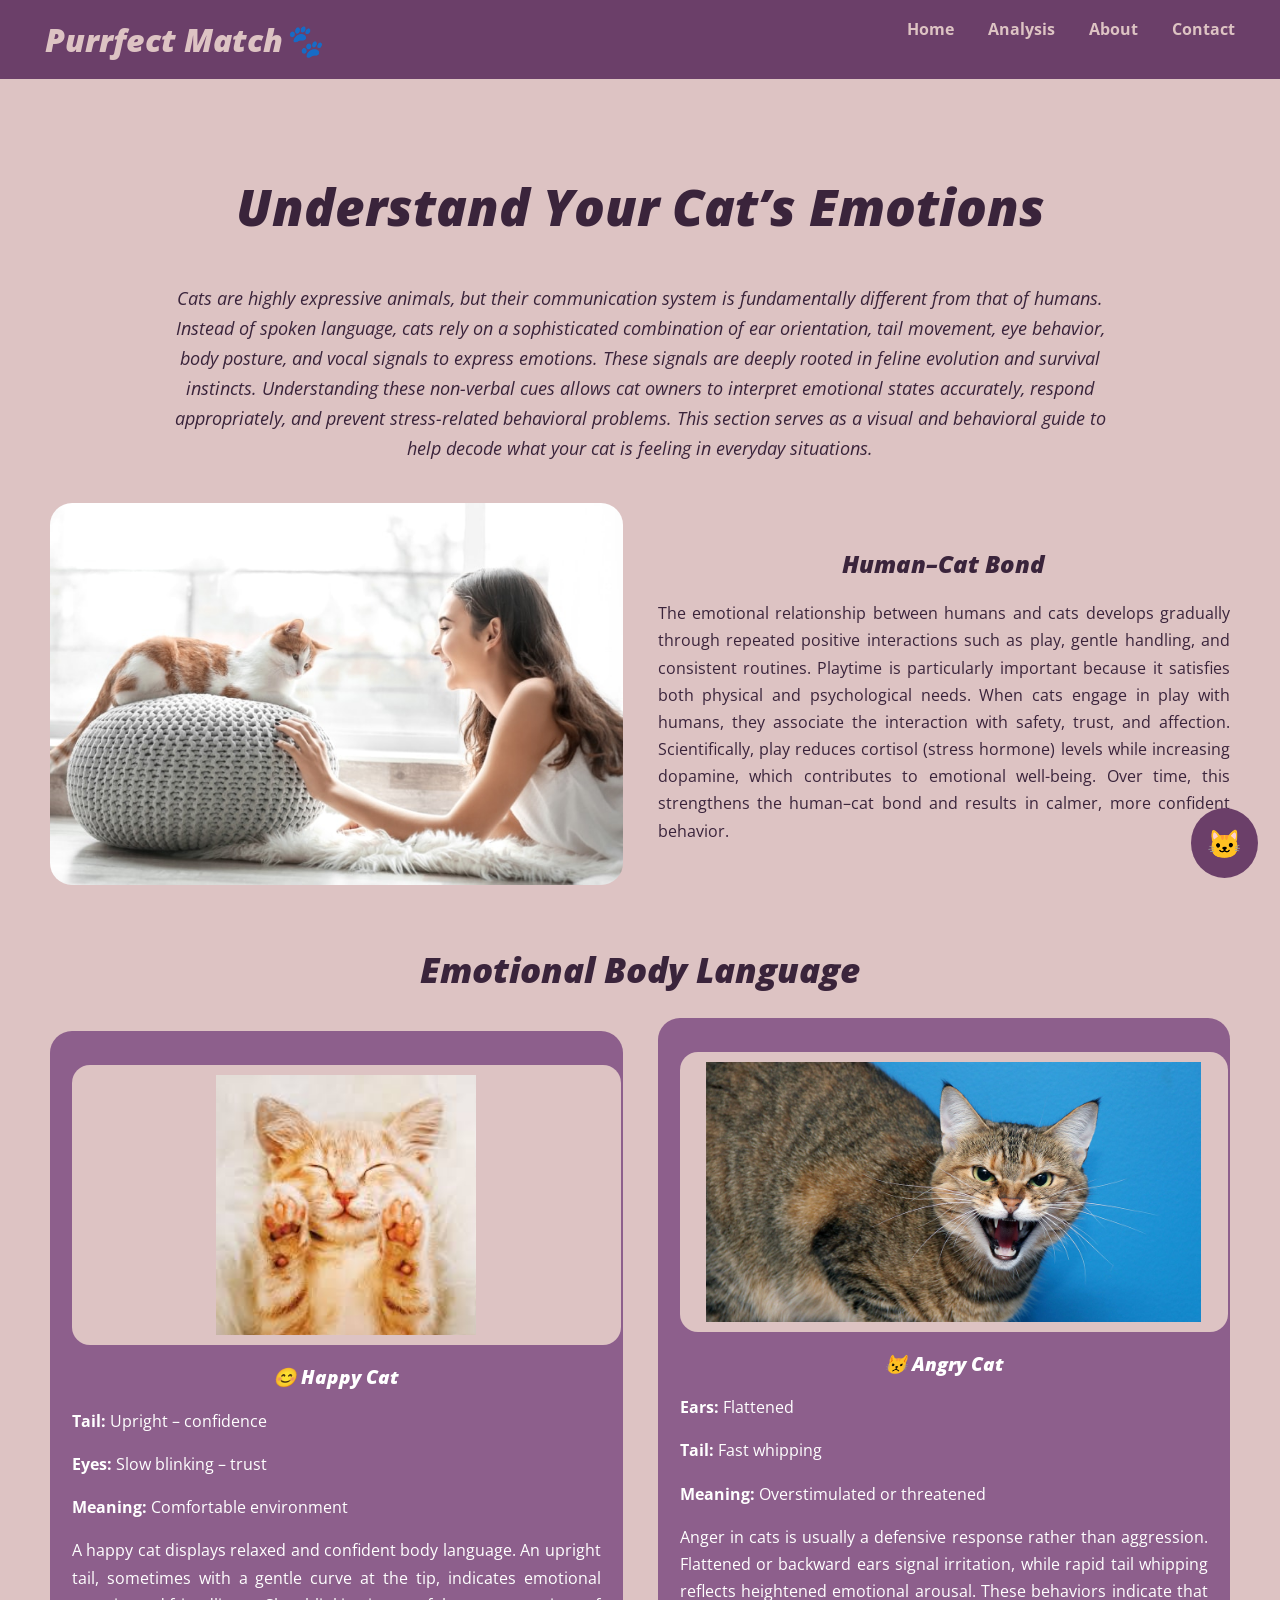
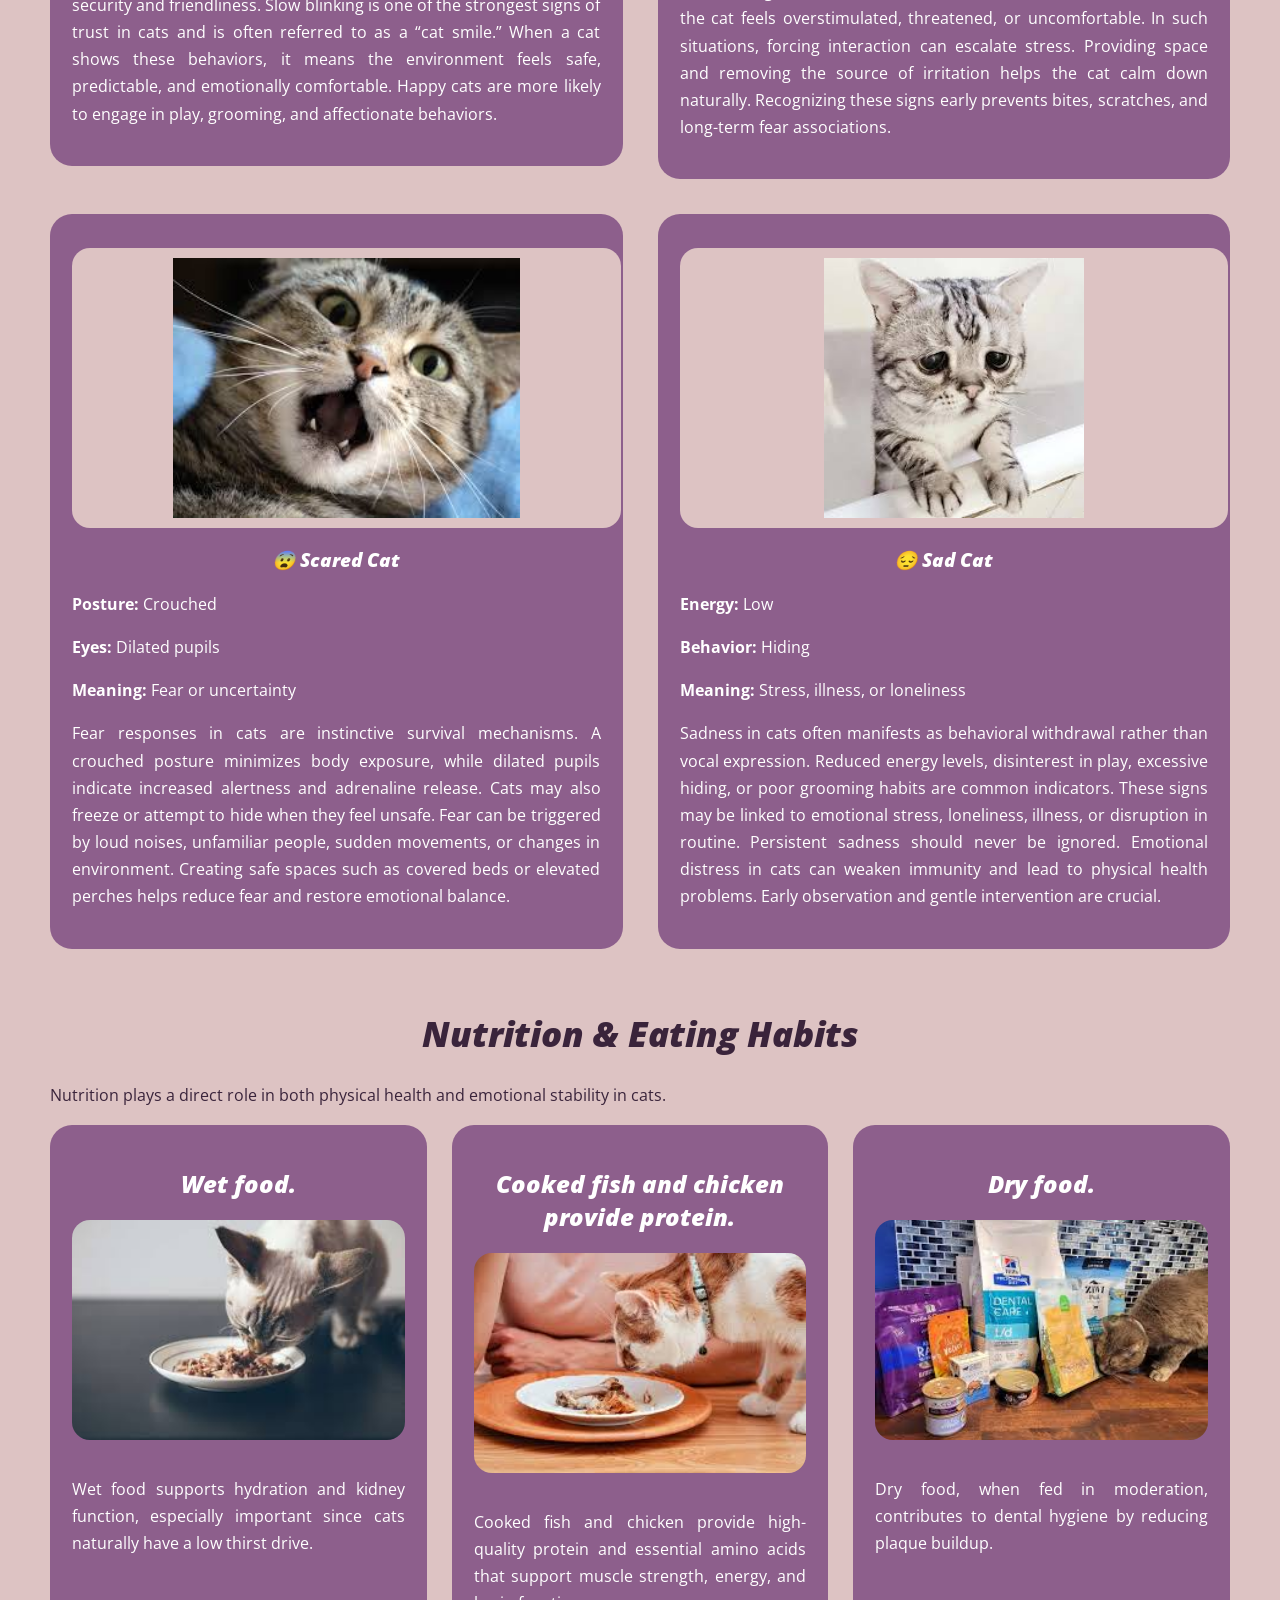
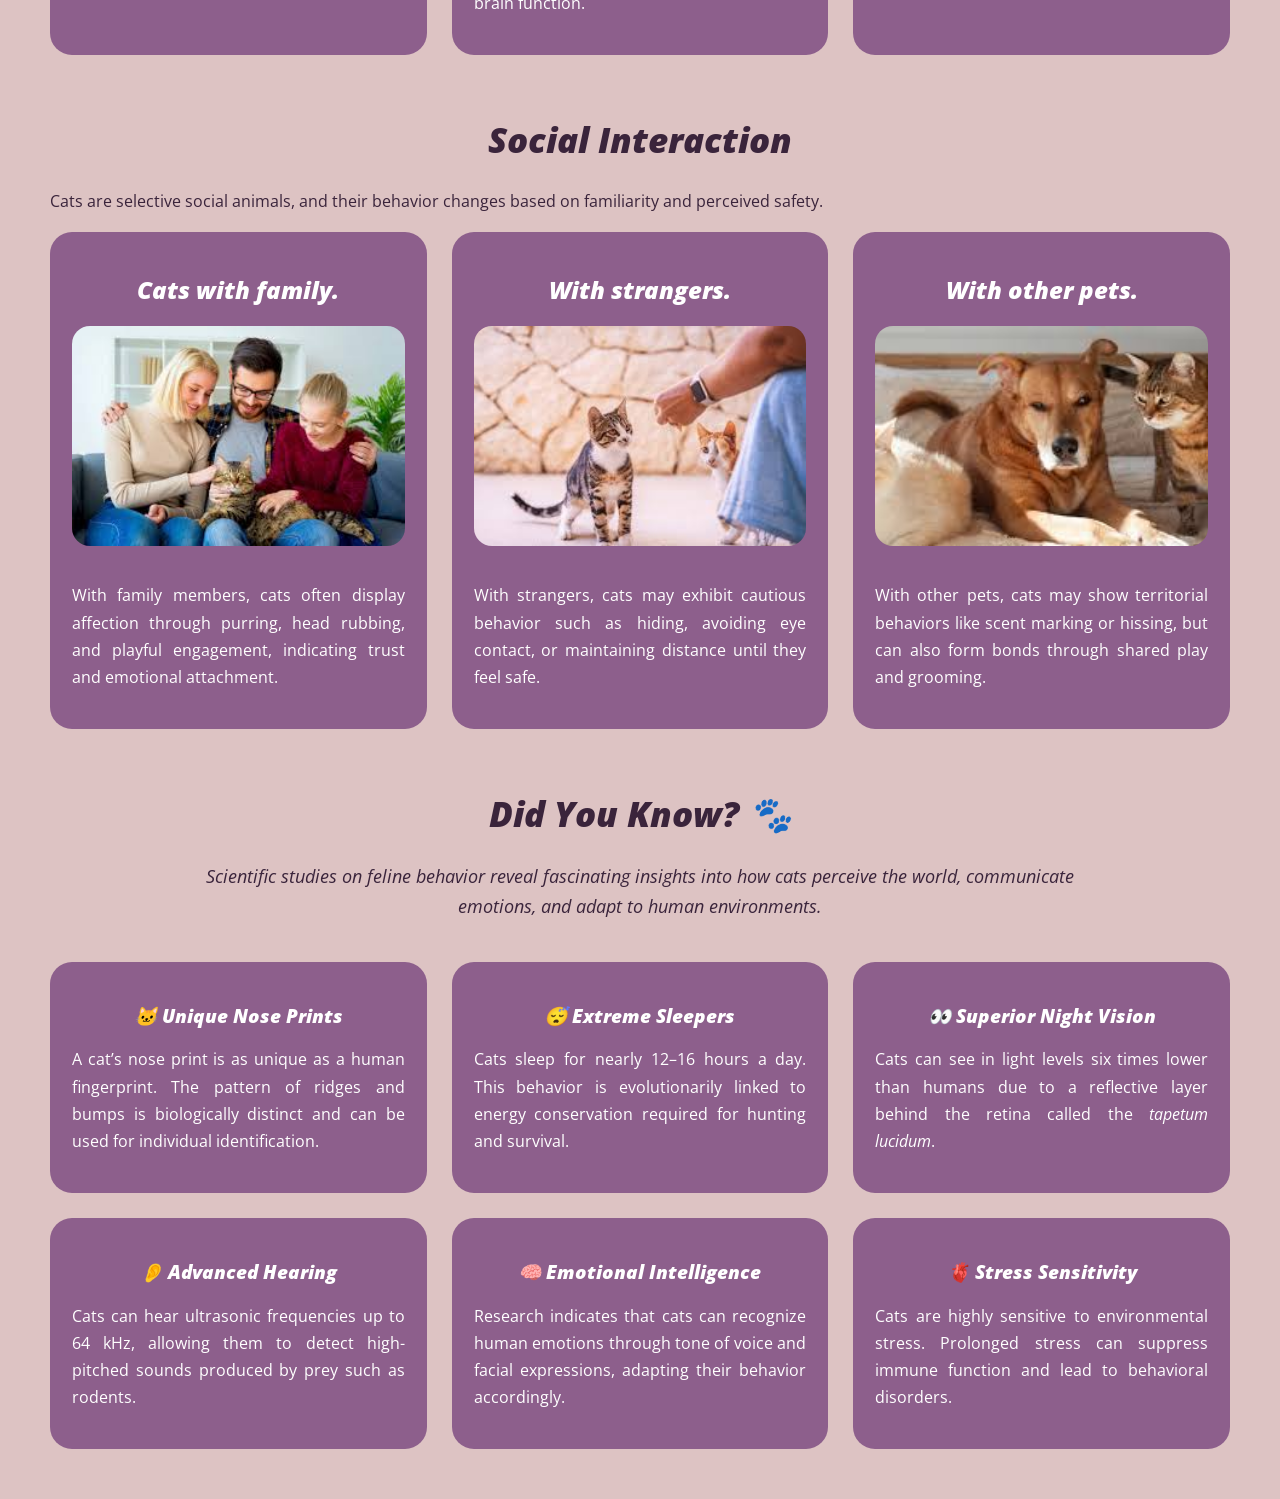
<file: index.html>
<!DOCTYPE html>
<html lang="en">

<head>
  <meta charset="UTF-8">
  <title>Purrfect Match 🐾</title>

  <link rel="stylesheet" href="/static/css/style.css">
  <link href="https://fonts.googleapis.com/css2?family=Nunito:wght@700;900&family=Open+Sans&display=swap"
    rel="stylesheet">
  <script src="/static/js/script.js" defer></script>
</head>

<body>

  <!-- HEADER -->
  <header class="navbar">
    <div class="logo">Purrfect Match🐾</div>
    <nav>
      <a onclick="showPage('home')">Home</a>
      <a onclick="showPage('analysis')">Analysis</a>
      <a onclick="showPage('about')">About</a>
      <a onclick="showPage('contact')">Contact</a>
    </nav>
  </header>

  <!-- HOME -->
  <section id="home" class="page">

    <h1 class="cute-title">Understand Your Cat’s Emotions</h1>
    <p class="subtitle">
      Cats are highly expressive animals, but their communication system is fundamentally different from that of humans.
      Instead of spoken language, cats rely on a sophisticated combination of ear orientation, tail movement, eye
      behavior, body posture, and vocal signals to express emotions. These signals are deeply rooted in feline evolution
      and survival instincts.

      Understanding these non-verbal cues allows cat owners to interpret emotional states accurately, respond
      appropriately, and prevent stress-related behavioral problems. This section serves as a visual and behavioral
      guide to help decode what your cat is feeling in everyday situations.
    </p>

    <!-- HERO SIDE-BY-SIDE -->
    <div class="two-col">
      <img src="/static/image/young-cat-owner-playing-with-her-pet-at-home_Africa-Studio_Shutterstock.jpeg"
        class="hero-cat">
      <div>
        <h2>Human–Cat Bond</h2>
        <p>
          The emotional relationship between humans and cats develops gradually through repeated positive interactions
          such as play, gentle handling, and consistent routines. Playtime is particularly important because it
          satisfies both physical and psychological needs.

          When cats engage in play with humans, they associate the interaction with safety, trust, and affection.
          Scientifically, play reduces cortisol (stress hormone) levels while increasing dopamine, which contributes to
          emotional well-being. Over time, this strengthens the human–cat bond and results in calmer, more confident
          behavior.
        </p>
      </div>
    </div>

    <!-- EMOTIONS -->
    <h2 class="section-title">Emotional Body Language</h2>

    <div class="grid-2">

      <div class="card">
        <img src="/static/image/images.jpg" class="care-img">
        <div>
          <h3>😊 Happy Cat</h3>
          <p><b>Tail:</b> Upright – confidence</p>
          <p><b>Eyes:</b> Slow blinking – trust</p>
          <p><b>Meaning:</b> Comfortable environment</p>
          <p> A happy cat displays relaxed and confident body language. An upright tail, sometimes with a gentle curve
            at the tip, indicates emotional security and friendliness. Slow blinking is one of the strongest signs of
            trust in cats and is often referred to as a “cat smile.”

            When a cat shows these behaviors, it means the environment feels safe, predictable, and emotionally
            comfortable. Happy cats are more likely to engage in play, grooming, and affectionate behaviors.</p>
        </div>
      </div>

      <div class="card">
        <img src="/static/image/upset-house-cat-101420.jpg" class="care-img">
        <div>
          <h3>😾 Angry Cat</h3>
          <p><b>Ears:</b> Flattened</p>
          <p><b>Tail:</b> Fast whipping</p>
          <p><b>Meaning:</b> Overstimulated or threatened</p>
          <p> Anger in cats is usually a defensive response rather than aggression. Flattened or backward ears signal
            irritation, while rapid tail whipping reflects heightened emotional arousal. These behaviors indicate that
            the cat feels overstimulated, threatened, or uncomfortable.

            In such situations, forcing interaction can escalate stress. Providing space and removing the source of
            irritation helps the cat calm down naturally. Recognizing these signs early prevents bites, scratches, and
            long-term fear associations.</p>
        </div>
      </div>

      <div class="card">
        <img src="/static/image/download.jpeg" class="care-img">
        <div>
          <h3>😨 Scared Cat</h3>
          <p><b>Posture:</b> Crouched</p>
          <p><b>Eyes:</b> Dilated pupils</p>
          <p><b>Meaning:</b> Fear or uncertainty</p>
          <p> Fear responses in cats are instinctive survival mechanisms. A crouched posture minimizes body exposure,
            while dilated pupils indicate increased alertness and adrenaline release. Cats may also freeze or attempt to
            hide when they feel unsafe.

            Fear can be triggered by loud noises, unfamiliar people, sudden movements, or changes in environment.
            Creating safe spaces such as covered beds or elevated perches helps reduce fear and restore emotional
            balance.</p>
        </div>
      </div>

      <div class="card">
        <img src="/static/image/download (1).jpeg" class="care-img">
        <div>
          <h3>😔 Sad Cat</h3>
          <p><b>Energy:</b> Low</p>
          <p><b>Behavior:</b> Hiding</p>
          <p><b>Meaning:</b> Stress, illness, or loneliness</p>
          <p> Sadness in cats often manifests as behavioral withdrawal rather than vocal expression. Reduced energy
            levels, disinterest in play, excessive hiding, or poor grooming habits are common indicators. These signs
            may be linked to emotional stress, loneliness, illness, or disruption in routine.

            Persistent sadness should never be ignored. Emotional distress in cats can weaken immunity and lead to
            physical health problems. Early observation and gentle intervention are crucial.</p>
        </div>
      </div>

    </div>

    <!-- FOOD -->
    <h2 class="section-title">Nutrition & Eating Habits</h2>
    <p> Nutrition plays a direct role in both physical health and emotional stability in cats.</p>
    <div class="grid-3">
      <div class="card">
        <h2>Wet food.</h2>
        <img src="/static/image/download (2).jpeg">
        <p> Wet food supports hydration and kidney function, especially important since cats naturally have a low thirst
          drive.</p>
      </div>
      <div class="card">
        <h2>Cooked fish and chicken provide protein.</h2>
        <img src="/static/image/download (3).jpeg">
        <p> Cooked fish and chicken provide high-quality protein and essential amino acids that support muscle strength,
          energy, and brain function.</p>
      </div>
      <div class="card">
        <h2>Dry food.</h2>
        <img src="/static/image/download (4).jpeg">
        <p>Dry food, when fed in moderation, contributes to dental hygiene by reducing plaque buildup.</p>
      </div>
    </div>

    <!-- SOCIAL -->
    <h2 class="section-title">Social Interaction</h2>
    <p>Cats are selective social animals, and their behavior changes based on familiarity and perceived safety.
    </p>

    <div class="grid-3">
      <div class="card">
        <h2>Cats with family.</h2>
        <img src="/static/image/family.jpeg">
        <p>With family members, cats often display affection through purring, head rubbing, and playful engagement,
          indicating trust and emotional attachment.</p>
      </div>
      <div class="card">
        <h2>With strangers.</h2>
        <img src="/static/image/download (5).jpeg">
        <p>With strangers, cats may exhibit cautious behavior such as hiding, avoiding eye contact, or maintaining
          distance until they feel safe.</p>
      </div>
      <div class="card">
        <h2>With other pets.</h2>
        <img src="/static/image/download (6).jpeg">
        <p>With other pets, cats may show territorial behaviors like scent marking or hissing, but can also form bonds
          through shared play and grooming.</p>
      </div>
    </div>

    <h2 class="section-title">Did You Know? 🐾</h2>

    <p class="subtitle">
      Scientific studies on feline behavior reveal fascinating insights into how cats
      perceive the world, communicate emotions, and adapt to human environments.
    </p>

    <div class="grid-3">

      <div class="card">
        <h3>🐱 Unique Nose Prints</h3>
        <p>
          A cat’s nose print is as unique as a human fingerprint. The pattern of ridges
          and bumps is biologically distinct and can be used for individual identification.
        </p>
      </div>

      <div class="card">
        <h3>😴 Extreme Sleepers</h3>
        <p>
          Cats sleep for nearly 12–16 hours a day. This behavior is evolutionarily linked
          to energy conservation required for hunting and survival.
        </p>
      </div>

      <div class="card">
        <h3>👀 Superior Night Vision</h3>
        <p>
          Cats can see in light levels six times lower than humans due to a reflective
          layer behind the retina called the <i>tapetum lucidum</i>.
        </p>
      </div>

      <div class="card">
        <h3>👂 Advanced Hearing</h3>
        <p>
          Cats can hear ultrasonic frequencies up to 64 kHz, allowing them to detect
          high-pitched sounds produced by prey such as rodents.
        </p>
      </div>

      <div class="card">
        <h3>🧠 Emotional Intelligence</h3>
        <p>
          Research indicates that cats can recognize human emotions through tone of voice
          and facial expressions, adapting their behavior accordingly.
        </p>
      </div>

      <div class="card">
        <h3>🫀 Stress Sensitivity</h3>
        <p>
          Cats are highly sensitive to environmental stress. Prolonged stress can suppress
          immune function and lead to behavioral disorders.
        </p>
      </div>

    </div>

  </section>

  <!-- ANALYSIS -->

  <section id="analysis" class="page hidden">

    <h1>Emotion Analysis System</h1>
    <p>Upload an image or audio clip of your cat to analyze its emotional state using our advanced machine learning
      models.</p>

    <div class="grid-2">
      <div class="analysis-box">
        <h3>Image Emotion Detection</h3>
        <p> This module analyzes visual features such as facial expression, ear position, and posture from uploaded
          images. Using trained machine learning models, it predicts emotional states by identifying patterns associated
          with known behavioral cues.</p>
        <!-- Image Preview -->
        <img id="imagePreview"
          style="display:none; width:100%; max-height:220px; object-fit:contain; border-radius:12px; margin-bottom:10px;">

        <input type="file" id="imageInput" accept="image/*" onchange="previewImage()">
        <button id="imagePredictBtn" onclick="predictImage()">Predict</button>

        <p id="imageResult"></p>

      </div>

      <div class="analysis-box">
        <h3>Audio Emotion Detection</h3>
        <p>This module examines vocal characteristics such as pitch, frequency, and intensity from cat sounds. Different
          emotional states produce distinct acoustic patterns, allowing AI models to infer emotions from vocalizations.
        </p>
        <audio id="audioPreview" controls style="display:none; width:100%; margin-bottom:12px;"></audio>
        <input type="file" id="audioInput" accept="audio/*" onchange="previewAudio()">

        <button id="audioPredictBtn" onclick="predictAudio()">Predict</button>

        <p id="audioResult"></p>
      </div>
    </div>

  </section>
  <!-- ABOUT -->
  <section id="about" class="page hidden">
    <h1>Care, Prevention & Emotional Recovery</h1>

    <p class="subtitle">
      Cats experience emotions deeply but express distress silently. Preventive care,
      environmental stability, and timely emotional support play a crucial role in
      maintaining long-term feline well-being. This section explains how to prevent
      emotional imbalance and how to help cats recover when stress-related behaviors appear.
    </p>

    <!-- HAPPY CAT CARE -->
    <div class="grid-2 about-grid">
    <div class="card">
      <h2>😊 Maintaining a Happy Cat</h2>
      <img src="/static/image/download (11).jpeg" class="care-img">
      <p>
        A happy cat thrives in a predictable and emotionally secure environment.
        Maintaining consistency in feeding, play, and rest helps reinforce emotional stability.
      </p>
      <p>
        <b>Prevention:</b> Maintain daily routines, offer interactive play, provide safe
        resting spots, and respect personal boundaries.
      </p>
      <p>
        <b>Cure:</b> Continue regular play sessions, gentle affection, and positive reinforcement.
        Consistency prevents stress and behavioral changes.
      </p>
    </div>

    <!-- ANGRY CAT CARE -->
    <div class="card">
      <h2>😾 Managing Anger & Aggression</h2>
      <img src="/static/image/download (12).jpeg" class="care-img">
      <p>Anger in cats is a defensive response often triggered by overstimulation, discomfort,
        or invasion of personal space. Recognizing early signs prevents escalation.</p>
      <p><b>Prevention:</b> Learn your cat’s tolerance limits, avoid loud noises, and provide
        separate feeding or resting areas in multi-pet homes.</p>
      <p><b>Cure:</b> Stop interaction immediately, allow space, and reintroduce engagement
        slowly using toys rather than hands. Persistent aggression may require veterinary evaluation.</p>
    </div>

    <!-- SCARED CAT CARE -->
    <div class="card">
      <h2>😨 Reducing Fear & Anxiety</h2>
      <img src="/static/image/download (13).jpeg" class="care-img">
      <p>
        Fear responses are instinctive survival mechanisms triggered by unfamiliar environments,
        sounds, or individuals. A sense of control is essential for recovery.
      </p>
      <p>
        <b>Prevention:</b> Introduce changes gradually, provide hiding spaces, and avoid
        forced interactions.
      </p>
      <p>
        <b>Cure:</b> Allow hiding, speak softly, maintain routine, and use familiar scents
        to rebuild confidence. Calm environments accelerate emotional recovery.
      </p>
    </div>

    <!-- SAD CAT CARE -->
    <div class="card">
      <h2>😔 Supporting a Sad or Withdrawn Cat</h2>
      <img src="/static/image/download (14).jpeg" class="care-img">
      <p>
        Sadness often presents as withdrawal, low energy, and reduced grooming.
        These signs may be emotional or medical in origin.
      </p>
      <p>
        <b>Prevention:</b> Ensure daily interaction, mental stimulation, and avoid long
        periods of isolation.
      </p>
      <p>
        <b>Cure:</b> Increase gentle engagement, offer favorite foods, and monitor behavior.
        Persistent symptoms require veterinary consultation to rule out illness.
      </p>
    </div>
    </div>
    <!-- PLAY GAMES -->

    <h1>Play Games</h1>
    <p>Proper care and preventive measures are essential to maintaining a cat's emotional well-being. Regular veterinary
      check-ups, a balanced diet, mental stimulation, and a safe environment contribute to reducing stress and
      preventing behavioral issues.</p>

    <div class="grid-3">
      <div class="card">
        <h2>Wand Toys.</h2>
        <img src="/static/image/download (7).jpeg">
        <p> Wand toys engage a cat's natural hunting instincts, providing both physical exercise and mental stimulation,
          which are crucial for emotional health.</p>
      </div>
      <div class="card">
        <h2>Laser pointers.</h2>
        <img src="/static/image/download (8).jpeg">
        <p> Laser pointers encourage active play, helping to alleviate boredom and reduce stress-related behaviors by
          promoting exercise and focus.</p>
      </div>
      <div class="card">
        <h2>Puzzle toys.</h2>
        <img src="/static/image/download (9).jpeg">
        <p> Puzzle toys challenge a cat's problem-solving skills, enhancing cognitive function and providing a rewarding
          experience that boosts emotional well-being.</p>
      </div>
    </div>

  </section>

  <!-- CONTACT -->
  <section id="contact" class="page hidden">

    <h1>Contact</h1>
    <p>The contact section allows users to communicate feedback, ask questions, or share observations. Open
      communication increases trust, credibility, and long-term user engagement. </p>
    <p>If you have any questions or need further assistance, feel free to reach out to us!</p>
    <p>Fill out the form below to send us a message.</p>


    <div class="two-col">
      <img src="/static/image/download (10).jpeg" class="contact-cat">
      <div>
        <input placeholder="Name">
        <input placeholder="Email">
        <textarea placeholder="Message"></textarea>
        <button onclick="sendMessage()">Send</button>
      </div>
    </div>

  </section>

  <!-- CHATBOT -->
  <div class="chat-icon" onclick="toggleChat()">🐱</div>

  <div class="chat-window" id="chatWindow">
    <h3>MeowBot</h3>
    <div id="chatBox"></div>
    <input id="chatInput">
    <button onclick="sendChat()">Send</button>
  </div>

</body>

</html>
</file>
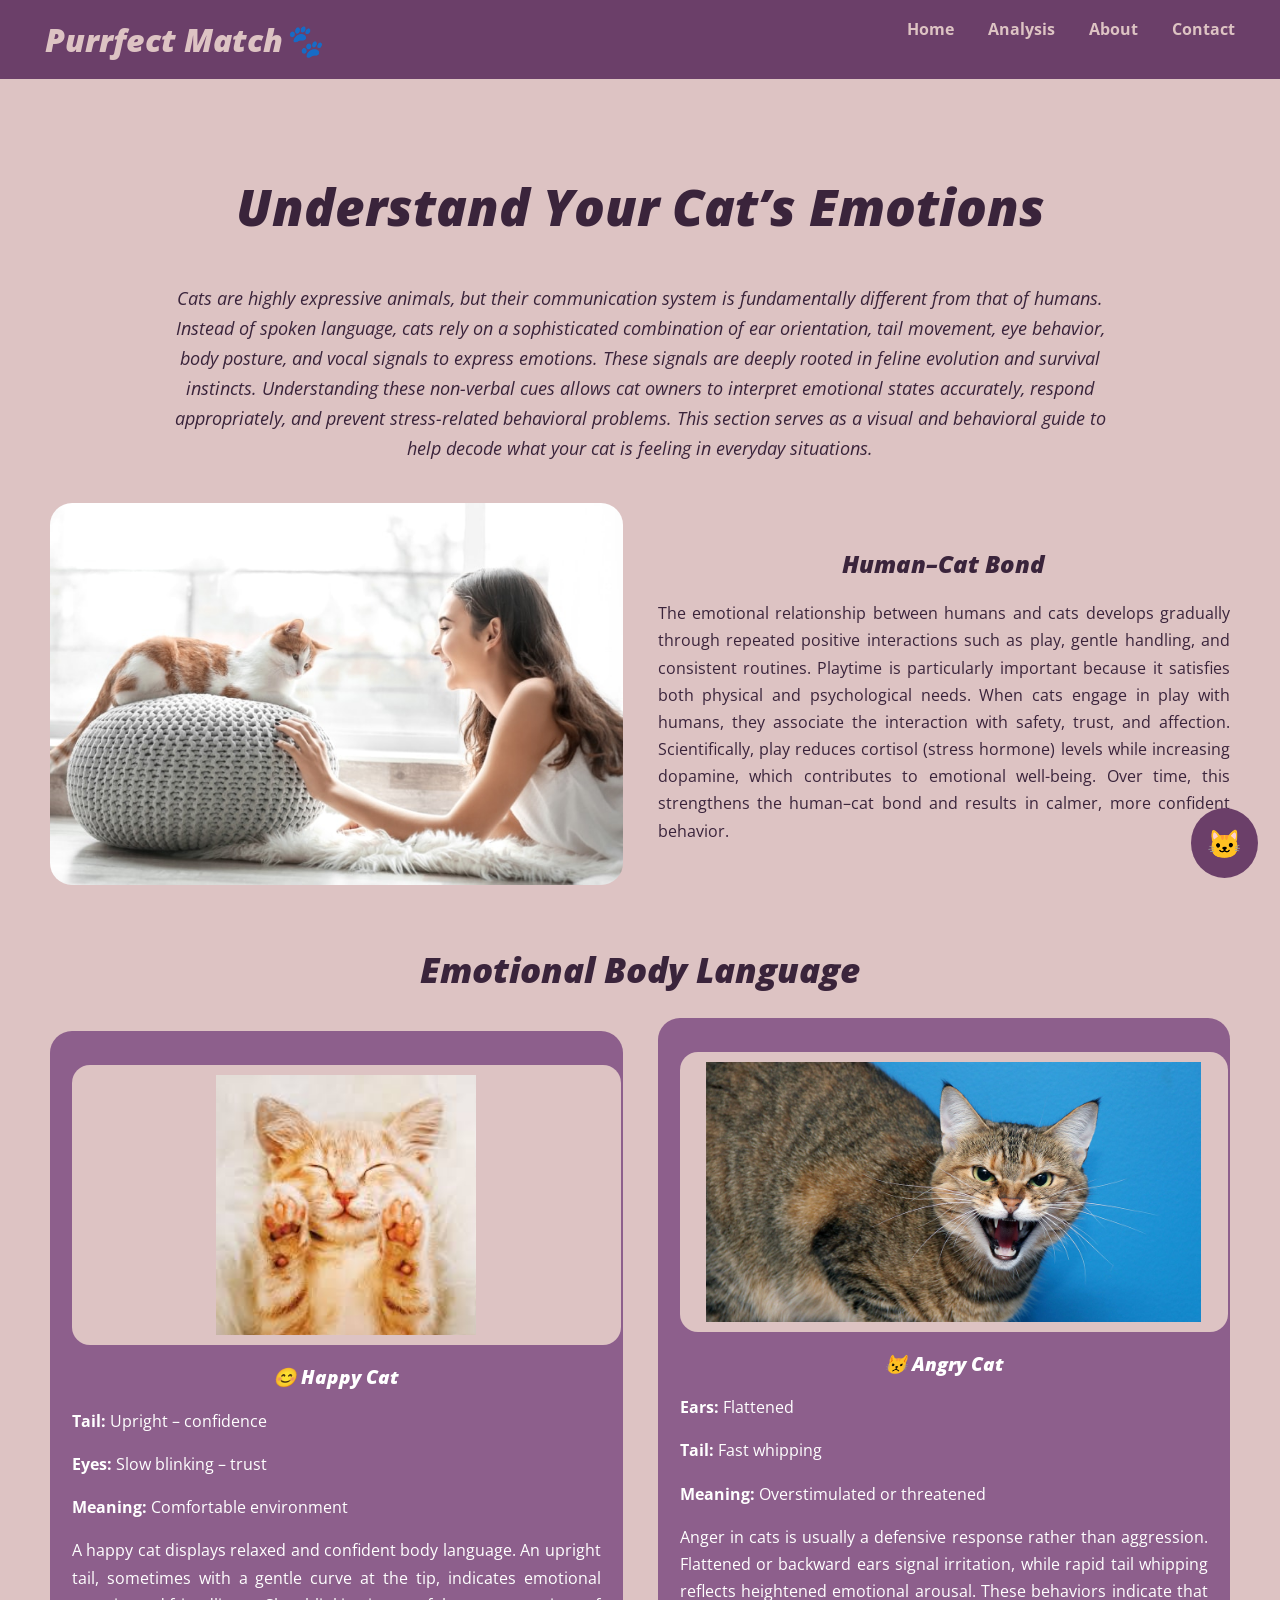
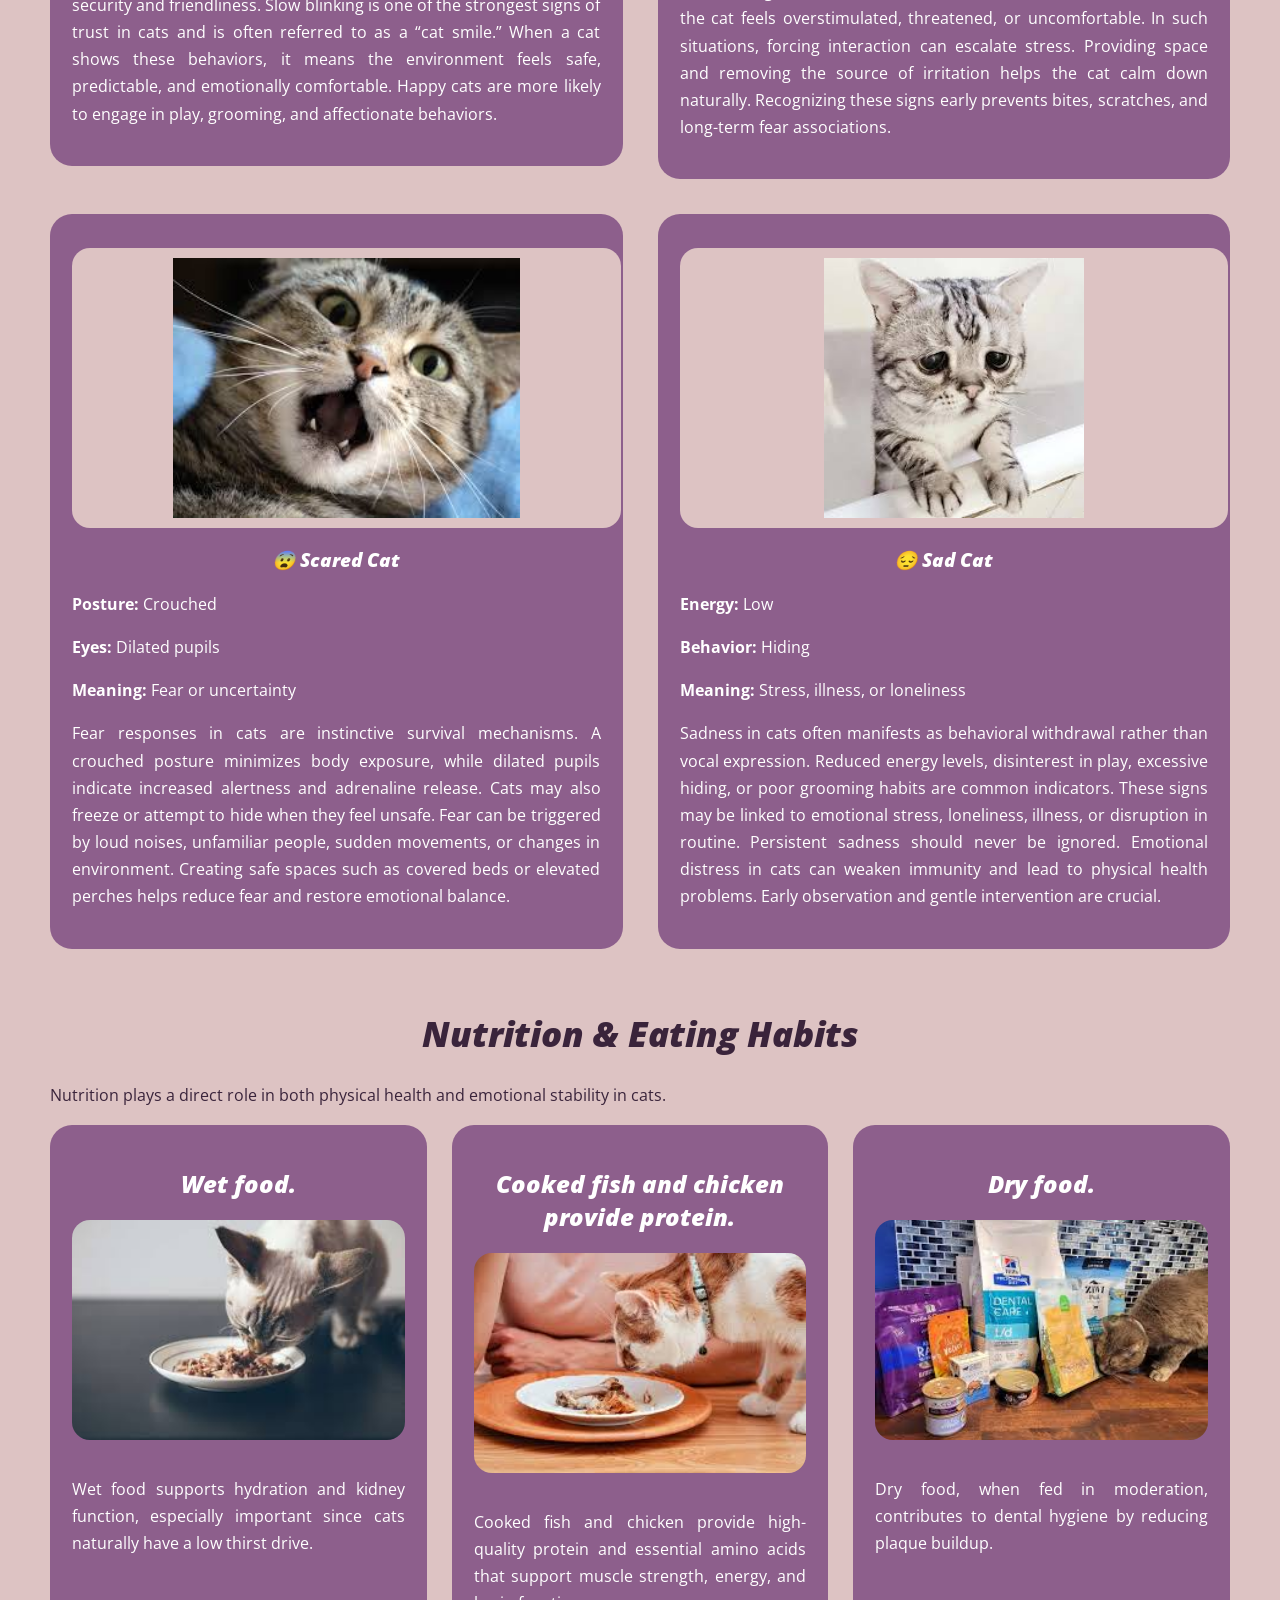
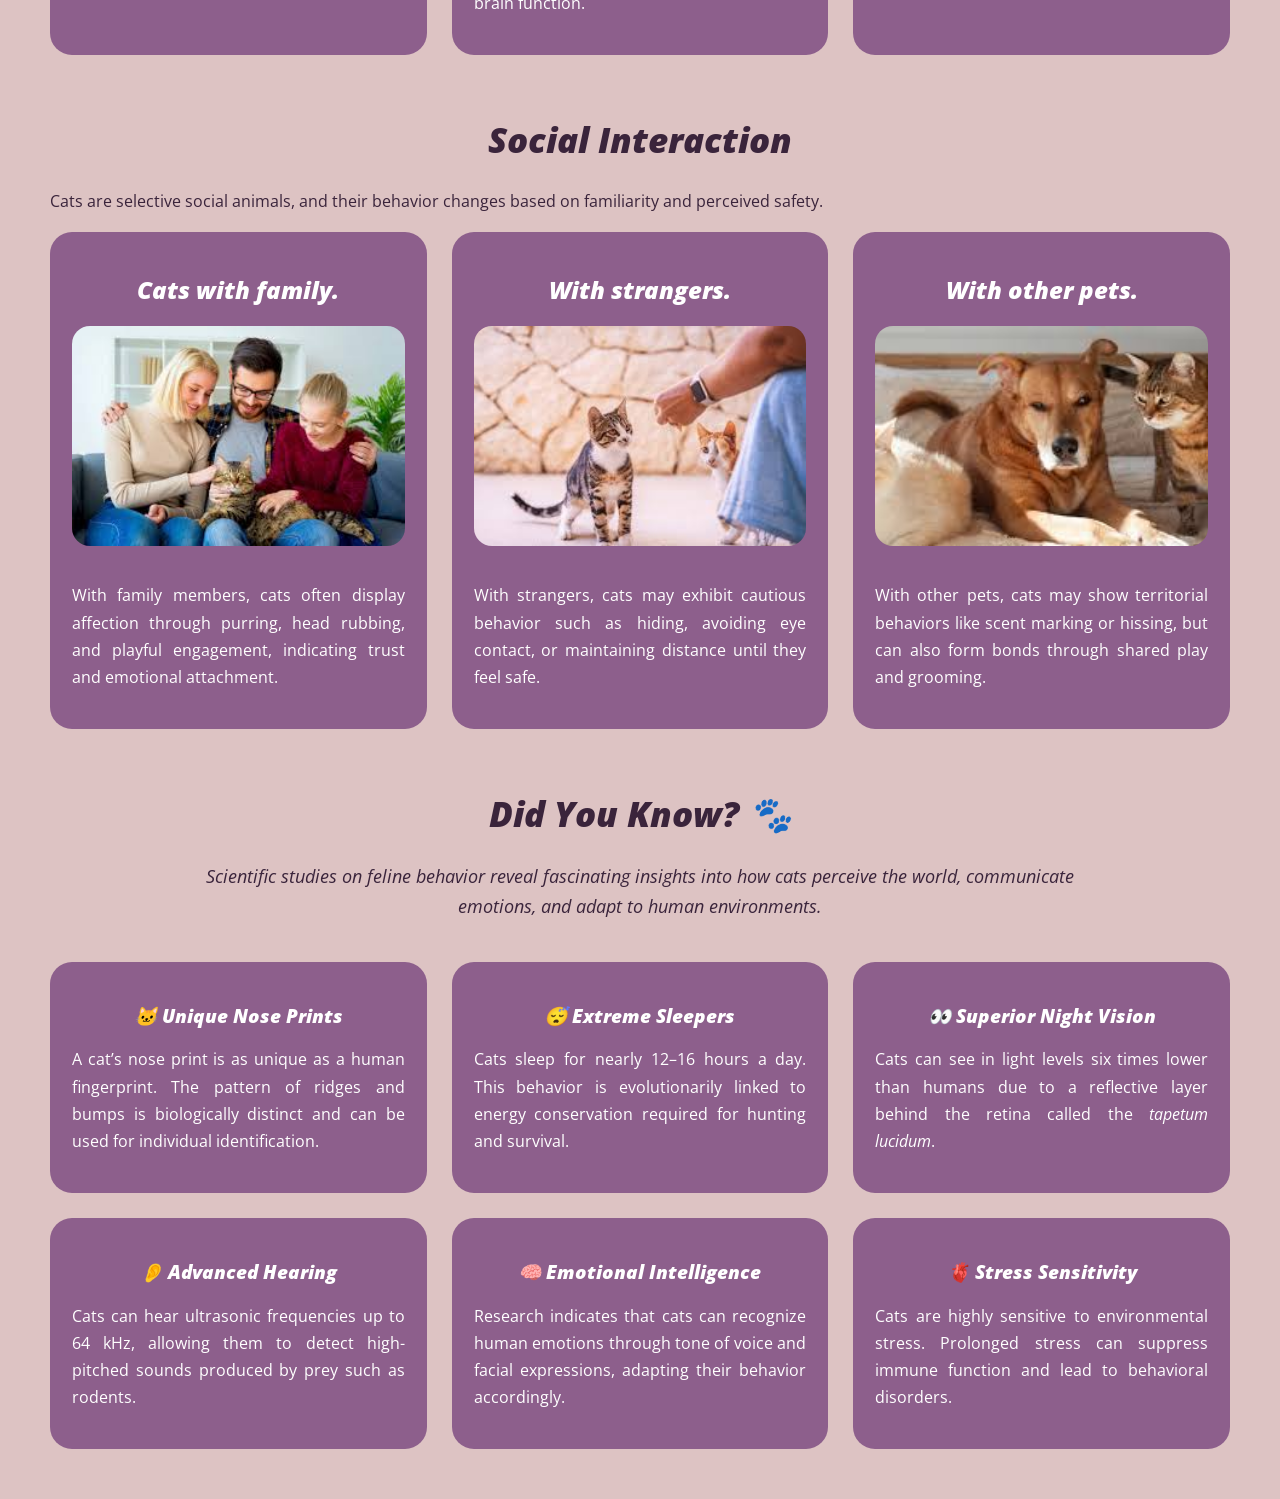
<file: static/index.html>
<!DOCTYPE html>
<html lang="en">

<head>
  <meta charset="UTF-8">
  <title>Purrfect Match 🐾</title>

  <link rel="stylesheet" href="/static/css/style.css">
  <link href="https://fonts.googleapis.com/css2?family=Nunito:wght@700;900&family=Open+Sans&display=swap"
    rel="stylesheet">
  <script src="/static/js/script.js" defer></script>
</head>

<body>

  <!-- HEADER -->
  <header class="navbar">
    <div class="logo">Purrfect Match🐾</div>
    <nav>
      <a onclick="showPage('home')">Home</a>
      <a onclick="showPage('analysis')">Analysis</a>
      <a onclick="showPage('about')">About</a>
      <a onclick="showPage('contact')">Contact</a>
    </nav>
  </header>

  <!-- HOME -->
  <section id="home" class="page">

    <h1 class="cute-title">Understand Your Cat’s Emotions</h1>
    <p class="subtitle">
      Cats are highly expressive animals, but their communication system is fundamentally different from that of humans.
      Instead of spoken language, cats rely on a sophisticated combination of ear orientation, tail movement, eye
      behavior, body posture, and vocal signals to express emotions. These signals are deeply rooted in feline evolution
      and survival instincts.

      Understanding these non-verbal cues allows cat owners to interpret emotional states accurately, respond
      appropriately, and prevent stress-related behavioral problems. This section serves as a visual and behavioral
      guide to help decode what your cat is feeling in everyday situations.
    </p>

    <!-- HERO SIDE-BY-SIDE -->
    <div class="two-col">
      <img src="/static/image/young-cat-owner-playing-with-her-pet-at-home_Africa-Studio_Shutterstock.jpeg"
        class="hero-cat">
      <div>
        <h2>Human–Cat Bond</h2>
        <p>
          The emotional relationship between humans and cats develops gradually through repeated positive interactions
          such as play, gentle handling, and consistent routines. Playtime is particularly important because it
          satisfies both physical and psychological needs.

          When cats engage in play with humans, they associate the interaction with safety, trust, and affection.
          Scientifically, play reduces cortisol (stress hormone) levels while increasing dopamine, which contributes to
          emotional well-being. Over time, this strengthens the human–cat bond and results in calmer, more confident
          behavior.
        </p>
      </div>
    </div>

    <!-- EMOTIONS -->
    <h2 class="section-title">Emotional Body Language</h2>

    <div class="grid-2">

      <div class="card">
        <img src="/static/image/images.jpg" class="care-img">
        <div>
          <h3>😊 Happy Cat</h3>
          <p><b>Tail:</b> Upright – confidence</p>
          <p><b>Eyes:</b> Slow blinking – trust</p>
          <p><b>Meaning:</b> Comfortable environment</p>
          <p> A happy cat displays relaxed and confident body language. An upright tail, sometimes with a gentle curve
            at the tip, indicates emotional security and friendliness. Slow blinking is one of the strongest signs of
            trust in cats and is often referred to as a “cat smile.”

            When a cat shows these behaviors, it means the environment feels safe, predictable, and emotionally
            comfortable. Happy cats are more likely to engage in play, grooming, and affectionate behaviors.</p>
        </div>
      </div>

      <div class="card">
        <img src="/static/image/upset-house-cat-101420.jpg" class="care-img">
        <div>
          <h3>😾 Angry Cat</h3>
          <p><b>Ears:</b> Flattened</p>
          <p><b>Tail:</b> Fast whipping</p>
          <p><b>Meaning:</b> Overstimulated or threatened</p>
          <p> Anger in cats is usually a defensive response rather than aggression. Flattened or backward ears signal
            irritation, while rapid tail whipping reflects heightened emotional arousal. These behaviors indicate that
            the cat feels overstimulated, threatened, or uncomfortable.

            In such situations, forcing interaction can escalate stress. Providing space and removing the source of
            irritation helps the cat calm down naturally. Recognizing these signs early prevents bites, scratches, and
            long-term fear associations.</p>
        </div>
      </div>

      <div class="card">
        <img src="/static/image/download.jpeg" class="care-img">
        <div>
          <h3>😨 Scared Cat</h3>
          <p><b>Posture:</b> Crouched</p>
          <p><b>Eyes:</b> Dilated pupils</p>
          <p><b>Meaning:</b> Fear or uncertainty</p>
          <p> Fear responses in cats are instinctive survival mechanisms. A crouched posture minimizes body exposure,
            while dilated pupils indicate increased alertness and adrenaline release. Cats may also freeze or attempt to
            hide when they feel unsafe.

            Fear can be triggered by loud noises, unfamiliar people, sudden movements, or changes in environment.
            Creating safe spaces such as covered beds or elevated perches helps reduce fear and restore emotional
            balance.</p>
        </div>
      </div>

      <div class="card">
        <img src="/static/image/download (1).jpeg" class="care-img">
        <div>
          <h3>😔 Sad Cat</h3>
          <p><b>Energy:</b> Low</p>
          <p><b>Behavior:</b> Hiding</p>
          <p><b>Meaning:</b> Stress, illness, or loneliness</p>
          <p> Sadness in cats often manifests as behavioral withdrawal rather than vocal expression. Reduced energy
            levels, disinterest in play, excessive hiding, or poor grooming habits are common indicators. These signs
            may be linked to emotional stress, loneliness, illness, or disruption in routine.

            Persistent sadness should never be ignored. Emotional distress in cats can weaken immunity and lead to
            physical health problems. Early observation and gentle intervention are crucial.</p>
        </div>
      </div>

    </div>

    <!-- FOOD -->
    <h2 class="section-title">Nutrition & Eating Habits</h2>
    <p> Nutrition plays a direct role in both physical health and emotional stability in cats.</p>
    <div class="grid-3">
      <div class="card">
        <h2>Wet food.</h2>
        <img src="/static/image/download (2).jpeg">
        <p> Wet food supports hydration and kidney function, especially important since cats naturally have a low thirst
          drive.</p>
      </div>
      <div class="card">
        <h2>Cooked fish and chicken provide protein.</h2>
        <img src="/static/image/download (3).jpeg">
        <p> Cooked fish and chicken provide high-quality protein and essential amino acids that support muscle strength,
          energy, and brain function.</p>
      </div>
      <div class="card">
        <h2>Dry food.</h2>
        <img src="/static/image/download (4).jpeg">
        <p>Dry food, when fed in moderation, contributes to dental hygiene by reducing plaque buildup.</p>
      </div>
    </div>

    <!-- SOCIAL -->
    <h2 class="section-title">Social Interaction</h2>
    <p>Cats are selective social animals, and their behavior changes based on familiarity and perceived safety.
    </p>

    <div class="grid-3">
      <div class="card">
        <h2>Cats with family.</h2>
        <img src="/static/image/family.jpeg">
        <p>With family members, cats often display affection through purring, head rubbing, and playful engagement,
          indicating trust and emotional attachment.</p>
      </div>
      <div class="card">
        <h2>With strangers.</h2>
        <img src="/static/image/download (5).jpeg">
        <p>With strangers, cats may exhibit cautious behavior such as hiding, avoiding eye contact, or maintaining
          distance until they feel safe.</p>
      </div>
      <div class="card">
        <h2>With other pets.</h2>
        <img src="/static/image/download (6).jpeg">
        <p>With other pets, cats may show territorial behaviors like scent marking or hissing, but can also form bonds
          through shared play and grooming.</p>
      </div>
    </div>

    <h2 class="section-title">Did You Know? 🐾</h2>

    <p class="subtitle">
      Scientific studies on feline behavior reveal fascinating insights into how cats
      perceive the world, communicate emotions, and adapt to human environments.
    </p>

    <div class="grid-3">

      <div class="card">
        <h3>🐱 Unique Nose Prints</h3>
        <p>
          A cat’s nose print is as unique as a human fingerprint. The pattern of ridges
          and bumps is biologically distinct and can be used for individual identification.
        </p>
      </div>

      <div class="card">
        <h3>😴 Extreme Sleepers</h3>
        <p>
          Cats sleep for nearly 12–16 hours a day. This behavior is evolutionarily linked
          to energy conservation required for hunting and survival.
        </p>
      </div>

      <div class="card">
        <h3>👀 Superior Night Vision</h3>
        <p>
          Cats can see in light levels six times lower than humans due to a reflective
          layer behind the retina called the <i>tapetum lucidum</i>.
        </p>
      </div>

      <div class="card">
        <h3>👂 Advanced Hearing</h3>
        <p>
          Cats can hear ultrasonic frequencies up to 64 kHz, allowing them to detect
          high-pitched sounds produced by prey such as rodents.
        </p>
      </div>

      <div class="card">
        <h3>🧠 Emotional Intelligence</h3>
        <p>
          Research indicates that cats can recognize human emotions through tone of voice
          and facial expressions, adapting their behavior accordingly.
        </p>
      </div>

      <div class="card">
        <h3>🫀 Stress Sensitivity</h3>
        <p>
          Cats are highly sensitive to environmental stress. Prolonged stress can suppress
          immune function and lead to behavioral disorders.
        </p>
      </div>

    </div>

  </section>

  <!-- ANALYSIS -->

  <section id="analysis" class="page hidden">

    <h1>Emotion Analysis System</h1>
    <p>Upload an image or audio clip of your cat to analyze its emotional state using our advanced machine learning
      models.</p>

    <div class="grid-2">
      <div class="analysis-box">
        <h3>Image Emotion Detection</h3>
        <p> This module analyzes visual features such as facial expression, ear position, and posture from uploaded
          images. Using trained machine learning models, it predicts emotional states by identifying patterns associated
          with known behavioral cues.</p>
        <!-- Image Preview -->
        <img id="imagePreview"
          style="display:none; width:100%; max-height:220px; object-fit:contain; border-radius:12px; margin-bottom:10px;">

        <input type="file" id="imageInput" accept="image/*" onchange="previewImage()">
        <button onclick="predictImage()">Predict</button>

        <p id="imageResult"></p>

      </div>

      <div class="analysis-box">
        <h3>Audio Emotion Detection</h3>
        <p>This module examines vocal characteristics such as pitch, frequency, and intensity from cat sounds. Different
          emotional states produce distinct acoustic patterns, allowing AI models to infer emotions from vocalizations.
        </p>
        <audio id="audioPreview" controls style="display:none; width:100%; margin-bottom:12px;"></audio>
        <input type="file" id="audioInput" accept="audio/*" onchange="previewAudio()">

        <button onclick="predictAudio()">Predict</button>

        <p id="audioResult"></p>
      </div>
    </div>

  </section>
  <!-- ABOUT -->
  <section id="about" class="page hidden">
    <h1>Care, Prevention & Emotional Recovery</h1>

    <p class="subtitle">
      Cats experience emotions deeply but express distress silently. Preventive care,
      environmental stability, and timely emotional support play a crucial role in
      maintaining long-term feline well-being. This section explains how to prevent
      emotional imbalance and how to help cats recover when stress-related behaviors appear.
    </p>

    <!-- HAPPY CAT CARE -->
    <div class="grid-2 about-grid">
    <div class="card">
      <h2>😊 Maintaining a Happy Cat</h2>
      <img src="/static/image/download (11).jpeg" class="care-img">
      <p>
        A happy cat thrives in a predictable and emotionally secure environment.
        Maintaining consistency in feeding, play, and rest helps reinforce emotional stability.
      </p>
      <p>
        <b>Prevention:</b> Maintain daily routines, offer interactive play, provide safe
        resting spots, and respect personal boundaries.
      </p>
      <p>
        <b>Cure:</b> Continue regular play sessions, gentle affection, and positive reinforcement.
        Consistency prevents stress and behavioral changes.
      </p>
    </div>

    <!-- ANGRY CAT CARE -->
    <div class="card">
      <h2>😾 Managing Anger & Aggression</h2>
      <img src="/static/image/download (12).jpeg" class="care-img">
      <p>Anger in cats is a defensive response often triggered by overstimulation, discomfort,
        or invasion of personal space. Recognizing early signs prevents escalation.</p>
      <p><b>Prevention:</b> Learn your cat’s tolerance limits, avoid loud noises, and provide
        separate feeding or resting areas in multi-pet homes.</p>
      <p><b>Cure:</b> Stop interaction immediately, allow space, and reintroduce engagement
        slowly using toys rather than hands. Persistent aggression may require veterinary evaluation.</p>
    </div>

    <!-- SCARED CAT CARE -->
    <div class="card">
      <h2>😨 Reducing Fear & Anxiety</h2>
      <img src="/static/image/download (13).jpeg" class="care-img">
      <p>
        Fear responses are instinctive survival mechanisms triggered by unfamiliar environments,
        sounds, or individuals. A sense of control is essential for recovery.
      </p>
      <p>
        <b>Prevention:</b> Introduce changes gradually, provide hiding spaces, and avoid
        forced interactions.
      </p>
      <p>
        <b>Cure:</b> Allow hiding, speak softly, maintain routine, and use familiar scents
        to rebuild confidence. Calm environments accelerate emotional recovery.
      </p>
    </div>

    <!-- SAD CAT CARE -->
    <div class="card">
      <h2>😔 Supporting a Sad or Withdrawn Cat</h2>
      <img src="/static/image/download (14).jpeg" class="care-img">
      <p>
        Sadness often presents as withdrawal, low energy, and reduced grooming.
        These signs may be emotional or medical in origin.
      </p>
      <p>
        <b>Prevention:</b> Ensure daily interaction, mental stimulation, and avoid long
        periods of isolation.
      </p>
      <p>
        <b>Cure:</b> Increase gentle engagement, offer favorite foods, and monitor behavior.
        Persistent symptoms require veterinary consultation to rule out illness.
      </p>
    </div>
    </div>
    <!-- PLAY GAMES -->

    <h1>Play Games</h1>
    <p>Proper care and preventive measures are essential to maintaining a cat's emotional well-being. Regular veterinary
      check-ups, a balanced diet, mental stimulation, and a safe environment contribute to reducing stress and
      preventing behavioral issues.</p>

    <div class="grid-3">
      <div class="card">
        <h2>Wand Toys.</h2>
        <img src="/static/image/download (7).jpeg">
        <p> Wand toys engage a cat's natural hunting instincts, providing both physical exercise and mental stimulation,
          which are crucial for emotional health.</p>
      </div>
      <div class="card">
        <h2>Laser pointers.</h2>
        <img src="/static/image/download (8).jpeg">
        <p> Laser pointers encourage active play, helping to alleviate boredom and reduce stress-related behaviors by
          promoting exercise and focus.</p>
      </div>
      <div class="card">
        <h2>Puzzle toys.</h2>
        <img src="/static/image/download (9).jpeg">
        <p> Puzzle toys challenge a cat's problem-solving skills, enhancing cognitive function and providing a rewarding
          experience that boosts emotional well-being.</p>
      </div>
    </div>

  </section>

  <!-- CONTACT -->
  <section id="contact" class="page hidden">

    <h1>Contact</h1>
    <p>The contact section allows users to communicate feedback, ask questions, or share observations. Open
      communication increases trust, credibility, and long-term user engagement. </p>
    <p>If you have any questions or need further assistance, feel free to reach out to us!</p>
    <p>Fill out the form below to send us a message.</p>


    <div class="two-col">
      <img src="/static/image/download (10).jpeg" class="contact-cat">
      <div>
        <input placeholder="Name">
        <input placeholder="Email">
        <textarea placeholder="Message"></textarea>
        <button onclick="sendMessage()">Send</button>
      </div>
    </div>

  </section>

  <!-- CHATBOT -->
  <div class="chat-icon" onclick="toggleChat()">🐱</div>

  <div class="chat-window" id="chatWindow">
    <h3>MeowBot</h3>
    <div id="chatBox"></div>
    <input id="chatInput">
    <button onclick="sendChat()">Send</button>
  </div>

</body>

</html>
</file>
<file: static/css/style.css>
body {
  margin: 0;
  font-family: 'Open Sans', sans-serif;
  background: #DDC3C3;
  color: #3A243B;
}

.navbar {
  background: #6B3F69;
  padding: 18px 45px;
  display: flex;
  justify-content: space-between;
}

.logo {
  font-style: italic;
  font-weight: 900;
  font-size: 32px;
  color: #DDC3C3;
}

nav a {
  margin-left: 30px;
  color: #DDC3C3;
  font-weight: bold;
  cursor: pointer;
}

.page { padding: 50px; }
.hidden { display: none; }

.cute-title {
  text-align: center;
  font-size: 3.2rem;
  font-weight: 900;
}

.subtitle {
  text-align: center;
  max-width: 950px;
  margin: 15px auto 40px;
  font-size: 1.1rem;
  font-style: italic;
}

.two-col, .grid-2 {
  display: grid;
  grid-template-columns: 1fr 1fr;
  gap: 35px;
  align-items: center;
}

.grid-3 {
  display: grid;
  grid-template-columns: repeat(3,1fr);
  gap: 25px;
}

.card, .analysis-box {
  background: #8D5F8C;
  color: white;
  padding: 22px;
  border-radius: 22px;
}

.card h3 {
  font-weight: 900;
  font-style: italic;
}

.card img {
  width: 100%;
  height: 220px;              /* KEY FIX */
  max-height: 260px;
  object-fit: cover;       /* FULL IMAGE VISIBLE */
  background: #DDC3C3;
  border-radius: 18px;
  margin-bottom: 15px;
}

.hero-cat, .contact-cat {
  width: 100%;
  height: auto;
  object-fit: contain;
  border-radius: 22px;
}

.section-title {
  text-align: center;
  font-size: 2.2rem;
  font-weight: 900;
  margin: 60px 0 25px;
}

.analysis-box {
  transition: all 0.3s ease;
  cursor: pointer;
}

.analysis-box:hover {
  background: #6B3F69;
  transform: translateY(-5px);
}

button {
  background: #6B3F69;
  color: #DDC3C3;
  padding: 12px 26px;
  border-radius: 30px;
  border: none;
  font-weight: bold;
  cursor: pointer;
  margin-top: 10px;
}

button:hover {
  background: #3A243B;
}

.chat-icon {
  position: fixed;
  bottom: 22px;
  right: 22px;
  background: #6B3F69;
  color: white;
  font-size: 28px;
  padding: 16px;
  border-radius: 50%;
  cursor: pointer;
}

.chat-window {
  position: fixed;
  bottom: 95px;
  right: 22px;
  width: 320px;
  background: #8D5F8C;
  padding: 18px;
  border-radius: 22px;
  display: none;
}

#chatBox {
  background: #DDC3C3;
  color: #3A243B;
  height: 160px;
  padding: 12px;
  overflow-y: auto;
  border-radius: 12px;
  margin-bottom: 10px;
}

input, textarea {
  width: 100%;
  padding: 12px;
  border-radius: 12px;
  border: none;
  margin: 10px 0;
  font-size: 1rem;
}
input::placeholder, textarea::placeholder {
  color: #3A243B;
  opacity: 0.7;
}
input:focus, textarea:focus {
  outline: none;
  box-shadow: 0 0 5px #6B3F69;
}
textarea {
  resize: none;
}
#contact button {
  width: 100%;
}
#chatBox div {
  font-size: 0.95rem;
  margin-bottom: 6px;
}
#chatBox .user-message {
  text-align: right;
  font-weight: bold;
}
#chatBox .bot-message {
  text-align: left;
}
#chatBox .timestamp {
  font-size: 0.75rem;
  color: #555;
}
#footer {
  text-align: center;
  padding: 25px;
  background: #6B3F69;
  color: #DDC3C3;
  margin-top: 50px;
}
#footer a {
  color: #DDC3C3;
  font-weight: bold;
}
#footer a:hover {
  text-decoration: underline;
}
h1, h2 {
  font-style: italic;
  font-weight: 900;
}

h3 {
  font-weight: 900;
  font-style: italic;
}

h4 {
  font-weight: 900;
  font-style: italic;
}

h5 {
  font-weight: 900;
  font-style: italic;
}

h6 {
  font-weight: 900;
  font-style: italic;
}
.analysis-box img,
.analysis-box audio {
  background: #DDC3C3;
  padding: 8px;
  border-radius: 14px;
}
.analysis-box audio {
  width: 100%;
}
.analysis-box button {
  width: 100%;
  font-size: 1.05rem;
}
/* =========================================
   CARE & PREVENTION – FINAL IMAGE FIX
   ========================================= */

.care-card {
  display: flex;
  flex-direction: column;
  gap: 12px;
}

.care-img {
  width: 100%;
  height: auto;          /* REMOVE FIXED HEIGHT */
  max-height: 300px;
  object-fit: contain;   /* SHOW FULL IMAGE */
  background: #DDC3C3;
  border-radius: 18px;
  margin-bottom: 15px;
}

.care-card p {
  line-height: 1.6;
  font-size: 0.98rem;
}
/* =========================================
   CARE & PREVENTION IMAGE – FULL VISIBILITY FIX
   ========================================= */

.care-img {
  width: 100%;
  height: auto;            /* IMPORTANT */
  max-height: 300px;       /* Prevents oversized images */
  object-fit: contain;     /* SHOW FULL IMAGE */
  background: #DDC3C3;     /* Soft backdrop */
  border-radius: 18px;
  padding: 10px;           /* Breathing space */
  display: block;
  margin: 12px 0;
}
.card img.care-img {
  height: auto;
  object-fit: contain;
}
body {
  text-align: center;
}
/* =========================================
   CENTER CONTENT TEXT (SAFE)
   ========================================= */

.page,
.card,
.analysis-box {
  text-align: center;
}
/* =========================================
   CENTER CARD TEXT ONLY
   ========================================= */

.card,
.about-card,
.analysis-box {
  text-align: center;
}
input, textarea, button {
  text-align: center;
}
/* =========================================
   WORD-LIKE TEXT ALIGNMENT
   ========================================= */

h1, h2, h3, h4, h5, h6 {
  text-align: center;
}

p {
  text-align: justify;
}
.card p,
.analysis-box p {
  text-align: justify;
}
p {
  text-align: justify;
  line-height: 1.7;
}
</file>
